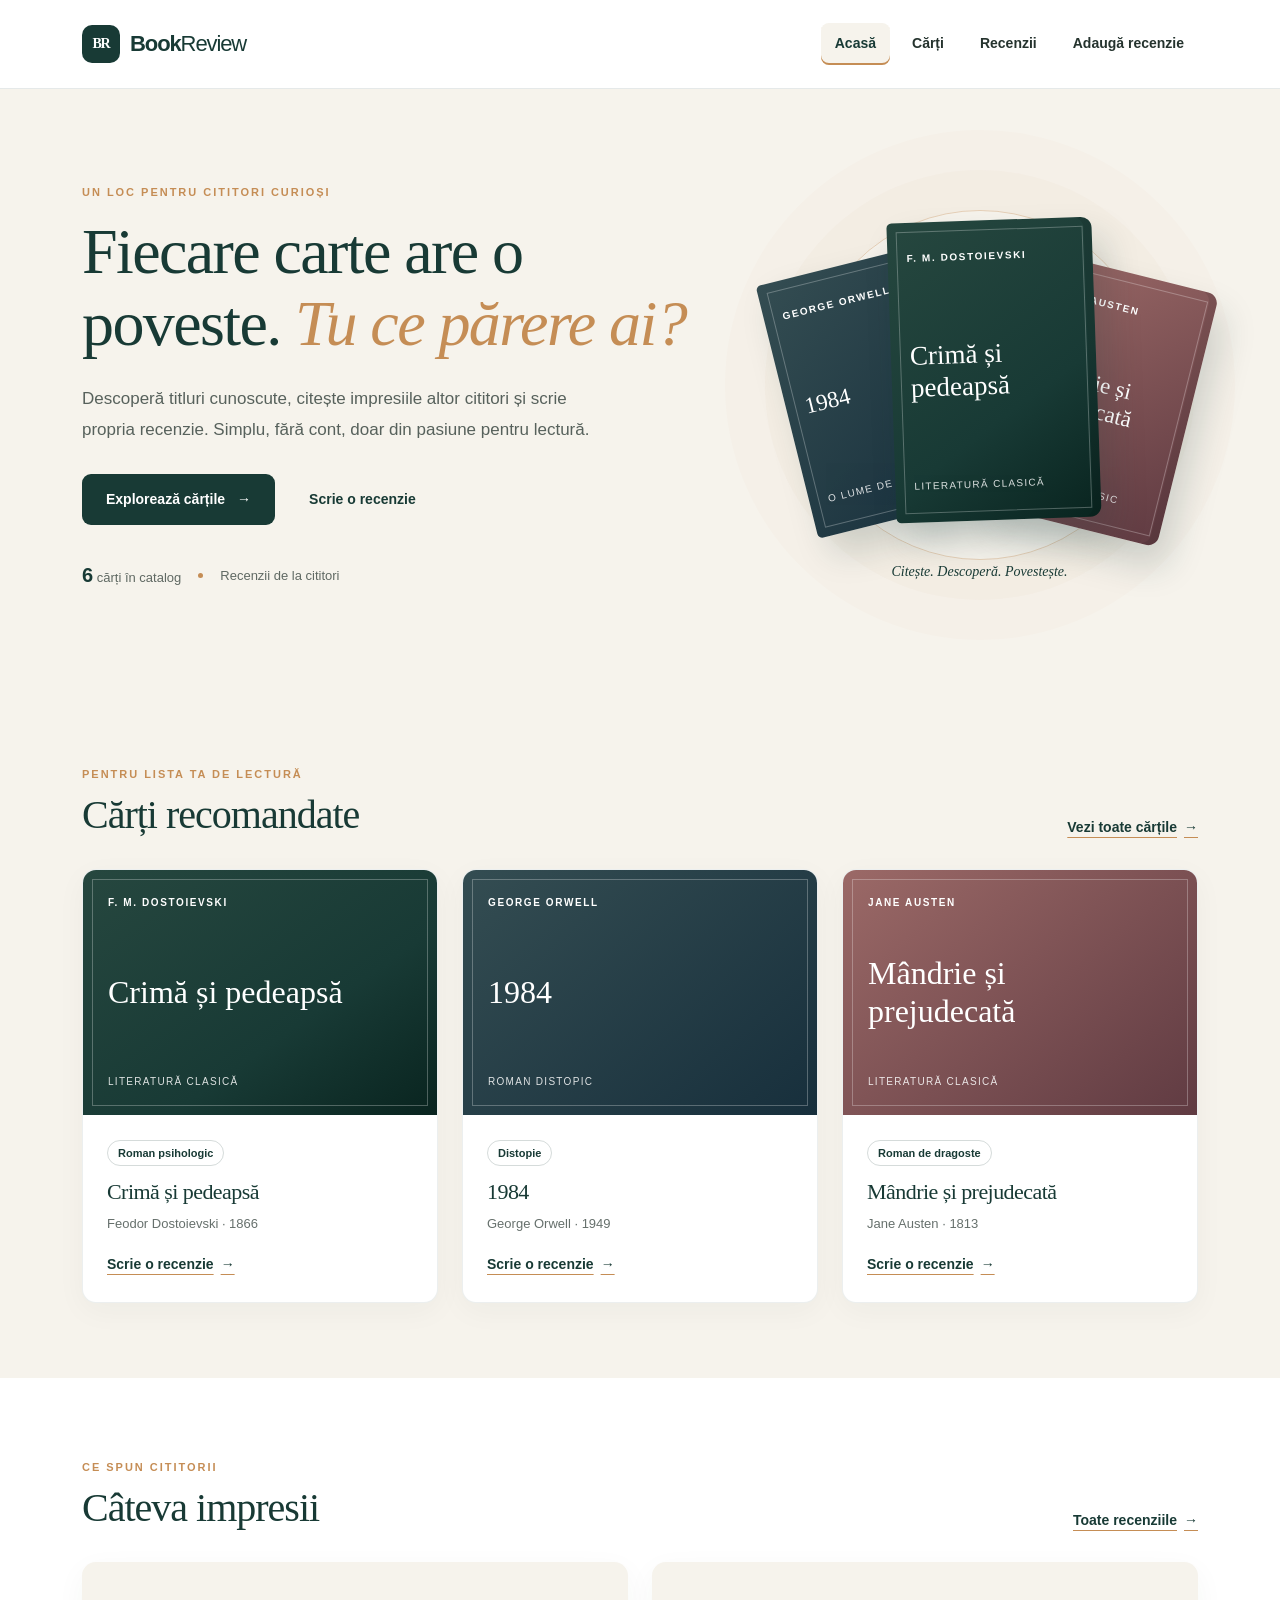
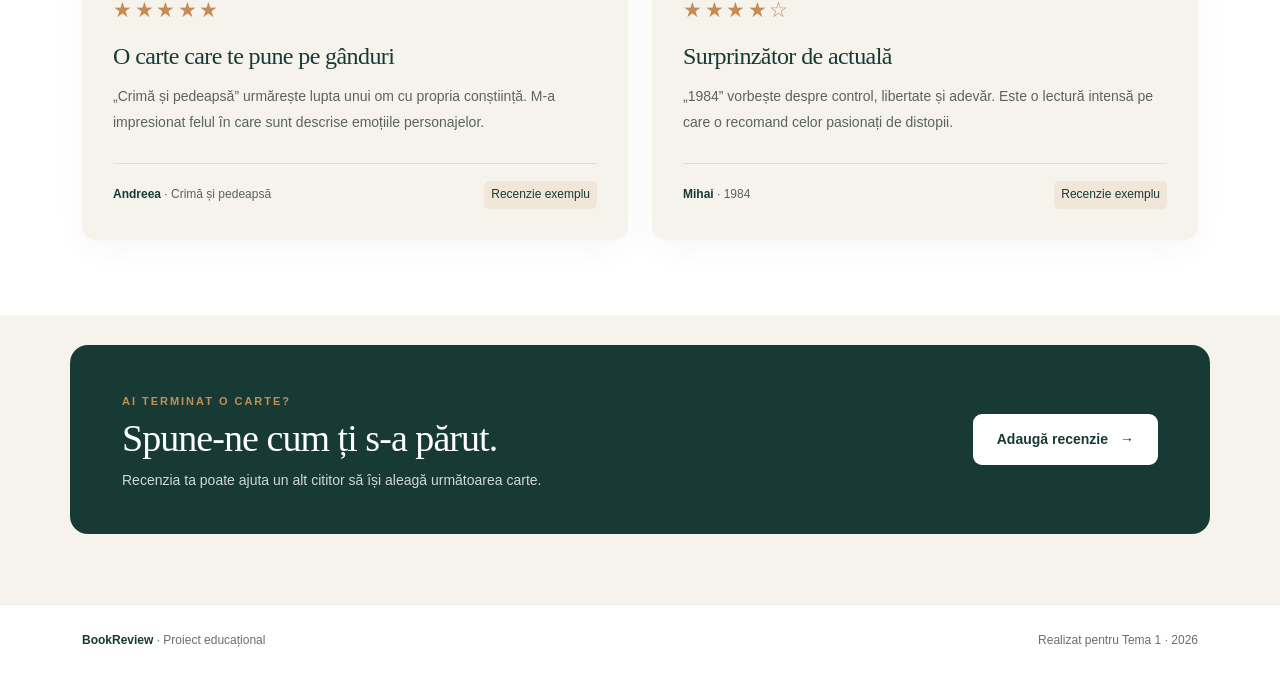
<file: index.html>
<!DOCTYPE html>
<html lang="ro">
<head>
  <meta charset="UTF-8">
  <meta name="viewport" content="width=device-width, initial-scale=1.0">
  <meta name="description" content="BookReview - descoperă cărți și citește recenzii scrise de pasionați de lectură.">
  <title>BookReview | Acasă</title>
  <link href="css/bootstrap.min.css" rel="stylesheet">
  <link rel="stylesheet" href="css/style.css">
  <script src="js/script.js" defer></script>
</head>
<body>
  <header class="site-header">
    <div class="container header-inner">
      <a class="brand" href="index.html" aria-label="BookReview - pagina principală"><span class="brand-icon">BR</span><span>Book<span class="brand-light">Review</span></span></a>
      <nav class="main-nav" aria-label="Navigare principală">
        <a href="index.html" aria-current="page" class="active">Acasă</a>
        <a href="carti.html">Cărți</a>
        <a href="recenzii.html">Recenzii</a>
        <a href="adauga-recenzie.html">Adaugă recenzie</a>
      </nav>
    </div>
  </header>

  <main>
    <section class="hero-section">
      <div class="container">
        <div class="row align-items-center g-5">
          <div class="col-lg-7">
            <span class="eyebrow">UN LOC PENTRU CITITORI CURIOȘI</span>
            <h1>Fiecare carte are o poveste. <em>Tu ce părere ai?</em></h1>
            <p class="hero-description">Descoperă titluri cunoscute, citește impresiile altor cititori și scrie propria recenzie. Simplu, fără cont, doar din pasiune pentru lectură.</p>
            <div class="hero-actions">
              <a class="button button-primary" href="carti.html">Explorează cărțile <span aria-hidden="true">→</span></a>
              <a class="button button-quiet" href="adauga-recenzie.html">Scrie o recenzie</a>
            </div>
            <div class="hero-meta"><span><strong>6</strong> cărți în catalog</span><span class="separator-dot" aria-hidden="true"></span><span>Recenzii de la cititori</span></div>
          </div>
          <div class="col-lg-5">
            <div class="hero-visual" aria-label="Ilustrație cu trei coperți de cărți">
              <div class="hero-orbit" aria-hidden="true"></div>
              <div class="hero-book hero-book-left cover-five"><small>GEORGE ORWELL</small><strong>1984</strong><span>O lume de neuitat</span></div>
              <div class="hero-book hero-book-center cover-one"><small>F. M. DOSTOIEVSKI</small><strong>Crimă și pedeapsă</strong><span>Literatură clasică</span></div>
              <div class="hero-book hero-book-right cover-four"><small>JANE AUSTEN</small><strong>Mândrie și prejudecată</strong><span>Un roman clasic</span></div>
              <span class="hero-label">Citește. Descoperă. Povestește.</span>
            </div>
          </div>
        </div>
      </div>
    </section>

    <section class="section-space" aria-labelledby="featuredTitle">
      <div class="container">
        <div class="section-heading"><div><span class="eyebrow">PENTRU LISTA TA DE LECTURĂ</span><h2 id="featuredTitle">Cărți recomandate</h2></div><a class="text-link" href="carti.html">Vezi toate cărțile <span aria-hidden="true">→</span></a></div>
        <div class="row g-4">
          <div class="col-md-4"><article class="book-card h-100"><div class="book-cover cover-one"><small>F. M. DOSTOIEVSKI</small><strong>Crimă și pedeapsă</strong><span>Literatură clasică</span></div><div class="book-info"><span class="genre-tag">Roman psihologic</span><h3>Crimă și pedeapsă</h3><p>Feodor Dostoievski · 1866</p><a href="adauga-recenzie.html?carte=crima" class="text-link">Scrie o recenzie <span aria-hidden="true">→</span></a></div></article></div>
          <div class="col-md-4"><article class="book-card h-100"><div class="book-cover cover-five"><small>GEORGE ORWELL</small><strong>1984</strong><span>Roman distopic</span></div><div class="book-info"><span class="genre-tag">Distopie</span><h3>1984</h3><p>George Orwell · 1949</p><a href="adauga-recenzie.html?carte=1984" class="text-link">Scrie o recenzie <span aria-hidden="true">→</span></a></div></article></div>
          <div class="col-md-4"><article class="book-card h-100"><div class="book-cover cover-four"><small>JANE AUSTEN</small><strong>Mândrie și prejudecată</strong><span>Literatură clasică</span></div><div class="book-info"><span class="genre-tag">Roman de dragoste</span><h3>Mândrie și prejudecată</h3><p>Jane Austen · 1813</p><a href="adauga-recenzie.html?carte=mandrie" class="text-link">Scrie o recenzie <span aria-hidden="true">→</span></a></div></article></div>
        </div>
      </div>
    </section>

    <section class="section-space reviews-preview" aria-labelledby="recentTitle">
      <div class="container">
        <div class="section-heading"><div><span class="eyebrow">CE SPUN CITITORII</span><h2 id="recentTitle">Câteva impresii</h2></div><a class="text-link" href="recenzii.html">Toate recenziile <span aria-hidden="true">→</span></a></div>
        <div class="row g-4">
          <div class="col-md-6"><article class="review-card h-100"><span class="stars" aria-label="5 din 5 stele">★★★★★</span><h3>O carte care te pune pe gânduri</h3><p>„Crimă și pedeapsă” urmărește lupta unui om cu propria conștiință. M-a impresionat felul în care sunt descrise emoțiile personajelor.</p><div class="review-bottom"><span><strong>Andreea</strong> · Crimă și pedeapsă</span><span class="review-label">Recenzie exemplu</span></div></article></div>
          <div class="col-md-6"><article class="review-card h-100"><span class="stars" aria-label="4 din 5 stele">★★★★☆</span><h3>Surprinzător de actuală</h3><p>„1984” vorbește despre control, libertate și adevăr. Este o lectură intensă pe care o recomand celor pasionați de distopii.</p><div class="review-bottom"><span><strong>Mihai</strong> · 1984</span><span class="review-label">Recenzie exemplu</span></div></article></div>
        </div>
      </div>
    </section>

    <section class="container bottom-cta"><div><span class="eyebrow eyebrow-light">AI TERMINAT O CARTE?</span><h2>Spune-ne cum ți s-a părut.</h2><p>Recenzia ta poate ajuta un alt cititor să își aleagă următoarea carte.</p></div><a href="adauga-recenzie.html" class="button button-light">Adaugă recenzie <span aria-hidden="true">→</span></a></section>
  </main>
  <footer class="site-footer"><div class="container footer-inner"><span><strong>BookReview</strong> · Proiect educațional</span><span>Realizat pentru Tema 1 · 2026</span></div></footer>
</body>
</html>
</file>
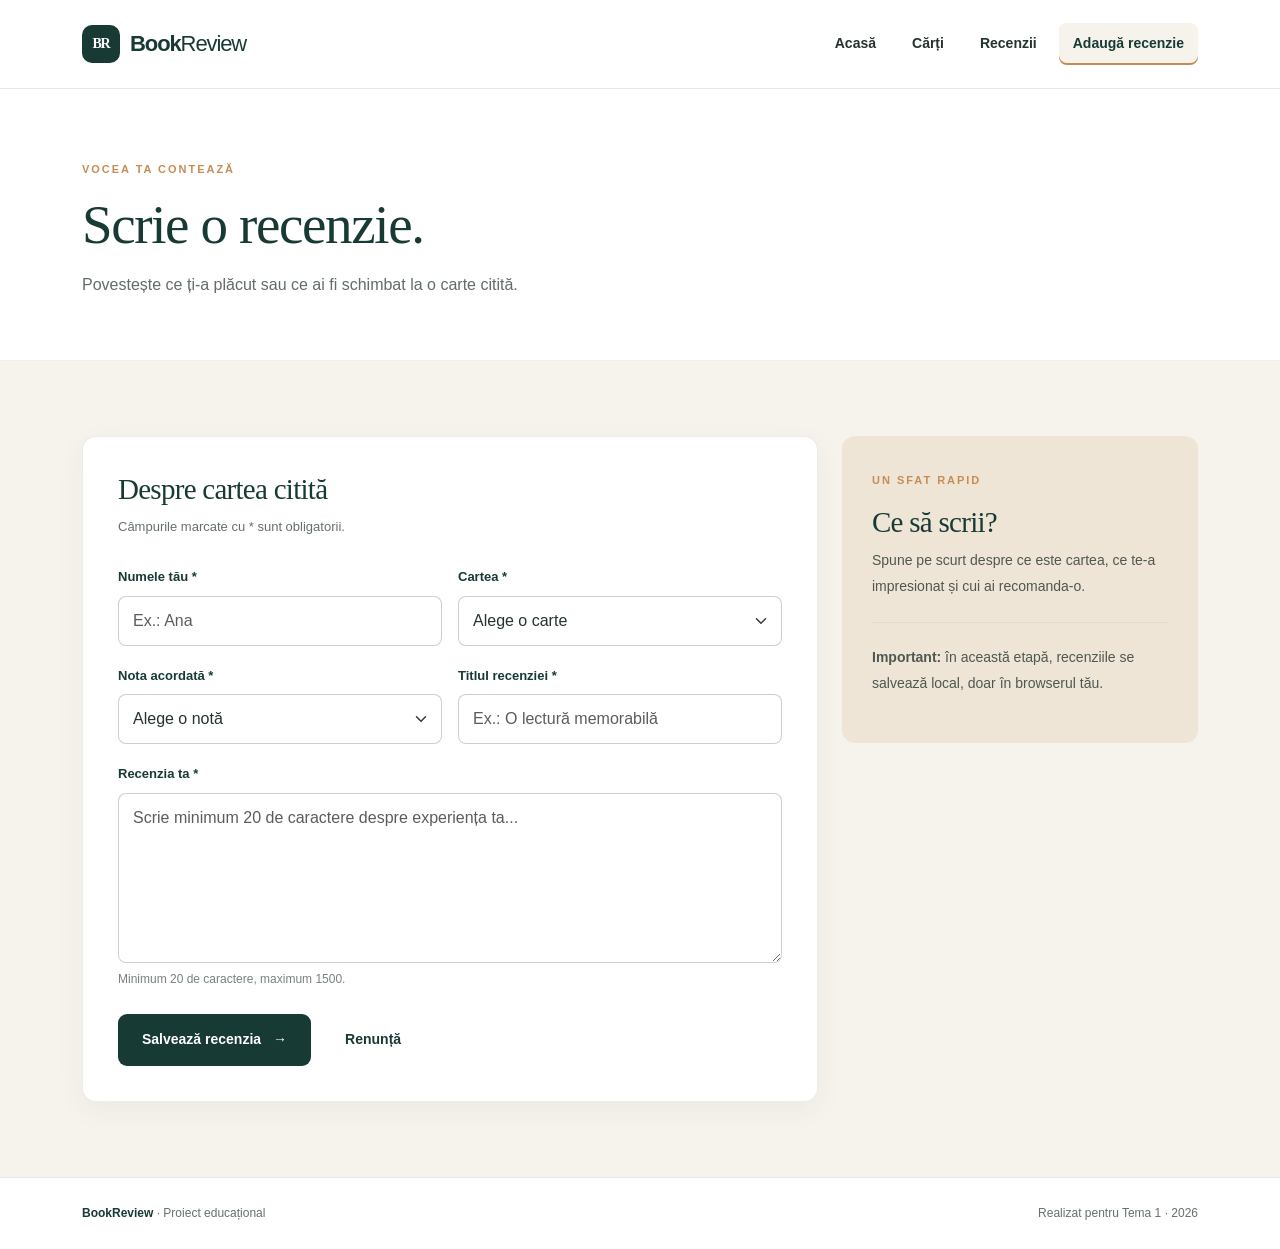
<file: adauga-recenzie.html>
<!DOCTYPE html>
<html lang="ro">
<head>
  <meta charset="UTF-8">
  <meta name="viewport" content="width=device-width, initial-scale=1.0">
  <meta name="description" content="Adaugă o recenzie pentru o carte în BookReview.">
  <title>BookReview | Adaugă recenzie</title>
  <link href="css/bootstrap.min.css" rel="stylesheet">
  <link rel="stylesheet" href="css/style.css">
  <script src="js/script.js" defer></script>
</head>
<body>
  <header class="site-header"><div class="container header-inner"><a class="brand" href="index.html" aria-label="BookReview - pagina principală"><span class="brand-icon">BR</span><span>Book<span class="brand-light">Review</span></span></a><nav class="main-nav" aria-label="Navigare principală"><a href="index.html">Acasă</a><a href="carti.html">Cărți</a><a href="recenzii.html">Recenzii</a><a href="adauga-recenzie.html" class="active" aria-current="page">Adaugă recenzie</a></nav></div></header>
  <main>
    <section class="page-banner"><div class="container"><span class="eyebrow">VOCEA TA CONTEAZĂ</span><h1 id="formPageTitle">Scrie o recenzie.</h1><p>Povestește ce ți-a plăcut sau ce ai fi schimbat la o carte citită.</p></div></section>
    <section class="section-space"><div class="container"><div class="row g-4 justify-content-center">
      <div class="col-lg-8">
        <div class="form-panel"><h2>Despre cartea citită</h2><p class="muted-note">Câmpurile marcate cu * sunt obligatorii.</p>
          <form id="reviewForm" novalidate>
            <div class="row g-3">
              <div class="col-md-6"><label class="form-label" for="reviewName">Numele tău *</label><input id="reviewName" name="nume" class="form-control" type="text" minlength="2" maxlength="50" required placeholder="Ex.: Ana"></div>
              <div class="col-md-6"><label class="form-label" for="reviewBook">Cartea *</label><select id="reviewBook" name="carte" class="form-select" required><option value="">Alege o carte</option><option value="crima">Crimă și pedeapsă</option><option value="1984">1984</option><option value="mandrie">Mândrie și prejudecată</option><option value="idiotul">Idiotul</option><option value="micul-print">Micul prinț</option><option value="dorian">Portretul lui Dorian Gray</option></select></div>
              <div class="col-md-6"><label class="form-label" for="reviewRating">Nota acordată *</label><select id="reviewRating" name="nota" class="form-select" required><option value="">Alege o notă</option><option value="5">5 stele - Excelentă</option><option value="4">4 stele - Foarte bună</option><option value="3">3 stele - Bună</option><option value="2">2 stele - Acceptabilă</option><option value="1">1 stea - Nu mi-a plăcut</option></select></div>
              <div class="col-md-6"><label class="form-label" for="reviewTitle">Titlul recenziei *</label><input id="reviewTitle" name="titlu" class="form-control" type="text" minlength="5" maxlength="80" required placeholder="Ex.: O lectură memorabilă"></div>
              <div class="col-12"><label class="form-label" for="reviewText">Recenzia ta *</label><textarea id="reviewText" name="mesaj" class="form-control" rows="6" minlength="20" maxlength="1500" required placeholder="Scrie minimum 20 de caractere despre experiența ta..."></textarea><p class="field-hint">Minimum 20 de caractere, maximum 1500.</p></div>
            </div>
            <p id="formError" class="form-error" role="alert" hidden></p>
            <div class="form-actions"><button id="saveReviewButton" type="submit" class="button button-primary">Salvează recenzia <span aria-hidden="true">→</span></button><a href="recenzii.html" class="button button-quiet">Renunță</a></div>
          </form>
        </div>
      </div>
      <div class="col-lg-4"><aside class="tip-panel"><span class="eyebrow">UN SFAT RAPID</span><h2>Ce să scrii?</h2><p>Spune pe scurt despre ce este cartea, ce te-a impresionat și cui ai recomanda-o.</p><hr><p><strong>Important:</strong> în această etapă, recenziile se salvează local, doar în browserul tău.</p></aside></div>
    </div></div></section>
  </main>
  <footer class="site-footer"><div class="container footer-inner"><span><strong>BookReview</strong> · Proiect educațional</span><span>Realizat pentru Tema 1 · 2026</span></div></footer>
</body>
</html>
</file>
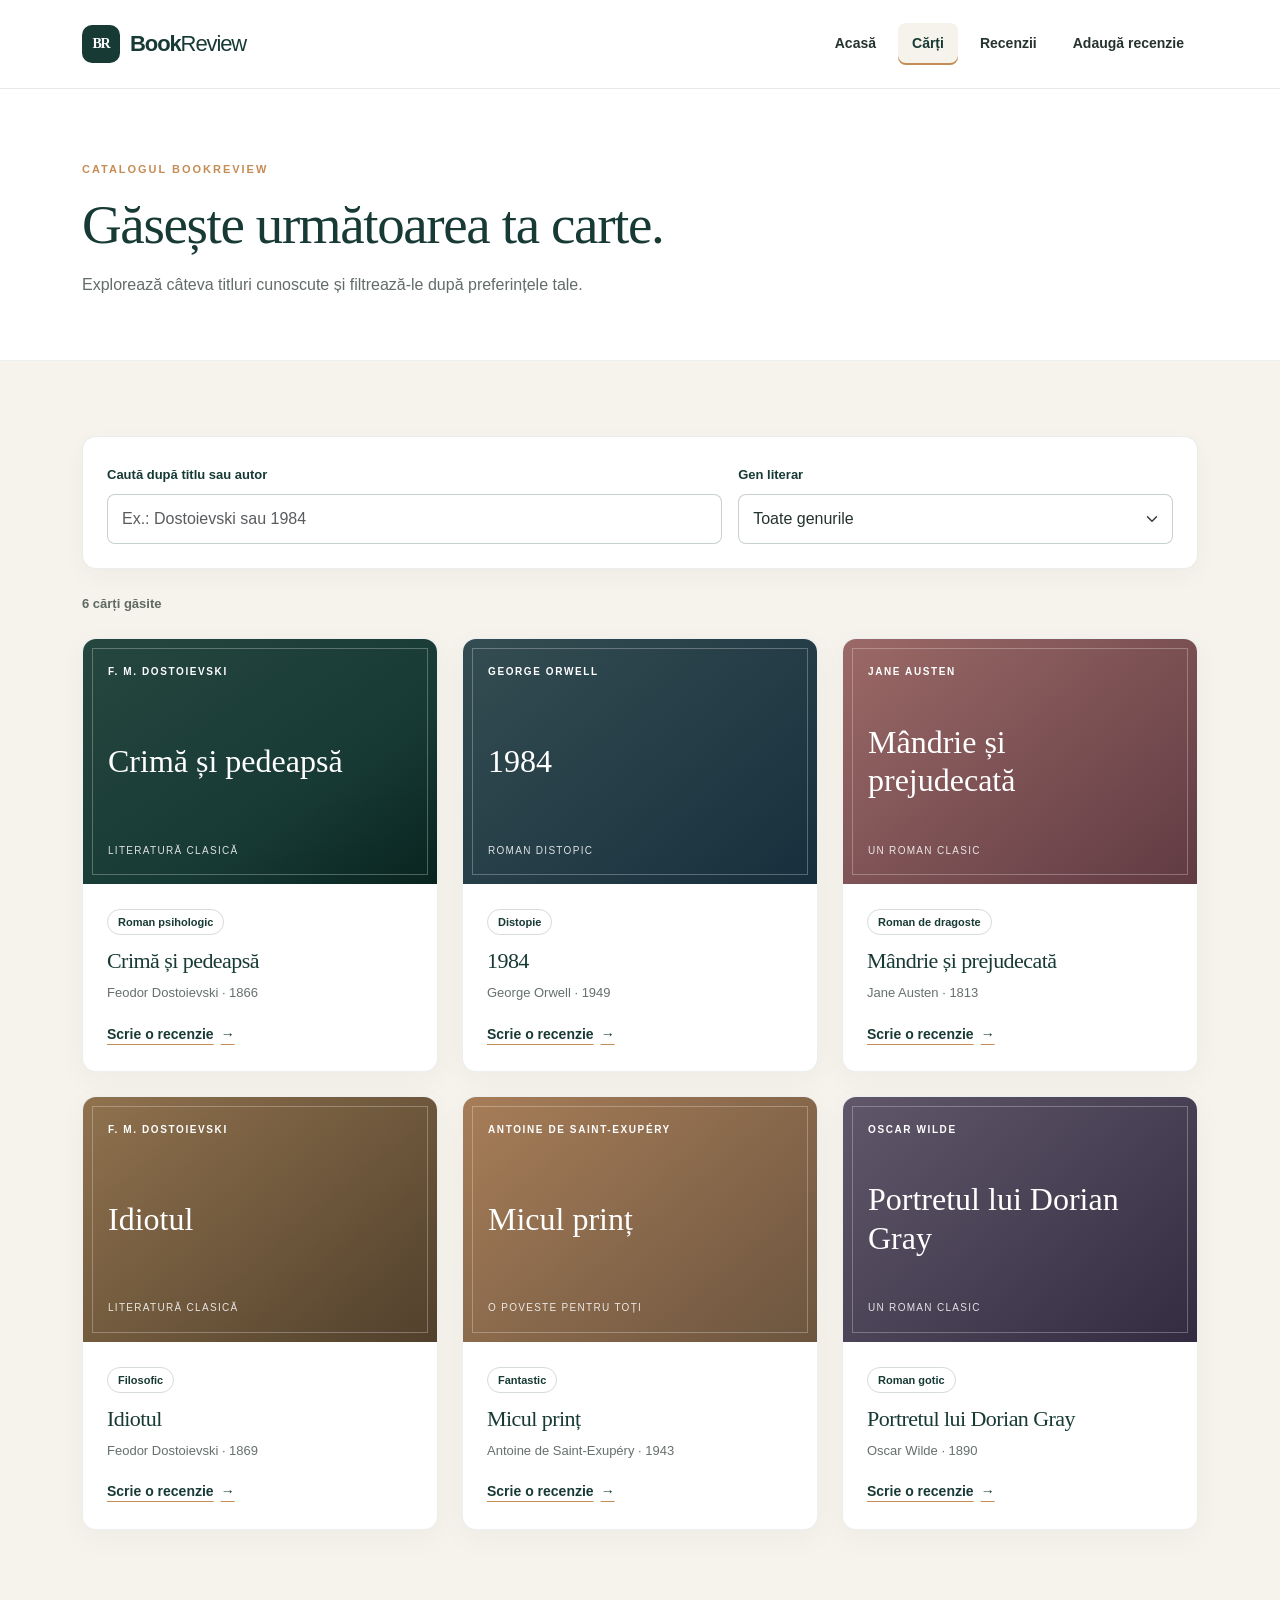
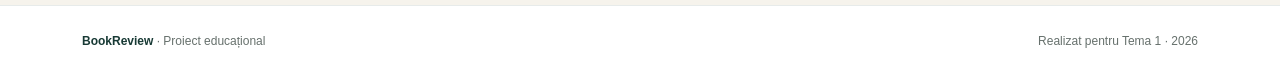
<file: carti.html>
<!DOCTYPE html>
<html lang="ro">
<head>
  <meta charset="UTF-8">
  <meta name="viewport" content="width=device-width, initial-scale=1.0">
  <meta name="description" content="Catalogul BookReview: caută cărți după titlu, autor sau gen literar.">
  <title>BookReview | Cărți</title>
  <link href="css/bootstrap.min.css" rel="stylesheet">
  <link rel="stylesheet" href="css/style.css">
  <script src="js/script.js" defer></script>
</head>
<body>
  <header class="site-header"><div class="container header-inner">
    <a class="brand" href="index.html" aria-label="BookReview - pagina principală"><span class="brand-icon">BR</span><span>Book<span class="brand-light">Review</span></span></a>
    <nav class="main-nav" aria-label="Navigare principală"><a href="index.html">Acasă</a><a href="carti.html" class="active" aria-current="page">Cărți</a><a href="recenzii.html">Recenzii</a><a href="adauga-recenzie.html">Adaugă recenzie</a></nav>
  </div></header>
  <main>
    <section class="page-banner"><div class="container"><span class="eyebrow">CATALOGUL BOOKREVIEW</span><h1>Găsește următoarea ta carte.</h1><p>Explorează câteva titluri cunoscute și filtrează-le după preferințele tale.</p></div></section>
    <section class="section-space"><div class="container">
      <div class="filters-panel"><div class="row g-3 align-items-end">
        <div class="col-md-7"><label for="searchInput" class="form-label">Caută după titlu sau autor</label><input class="form-control" id="searchInput" type="search" placeholder="Ex.: Dostoievski sau 1984"></div>
        <div class="col-md-5"><label for="genreFilter" class="form-label">Gen literar</label><select class="form-select" id="genreFilter"><option value="toate">Toate genurile</option><option value="Psihologic">Roman psihologic</option><option value="Distopie">Distopie</option><option value="Romantic">Roman de dragoste</option><option value="Filosofic">Filosofic</option><option value="Fantastic">Fantastic</option><option value="Gotic">Roman gotic</option></select></div>
      </div></div>
      <p id="resultsCount" class="results-count" role="status" aria-live="polite">6 cărți găsite</p>
      <div class="row g-4" id="bookList">
        <div class="col-sm-6 col-lg-4 book-item" data-title="Crimă și pedeapsă" data-author="Feodor Dostoievski" data-genre="Psihologic"><article class="book-card h-100"><div class="book-cover cover-one"><small>F. M. DOSTOIEVSKI</small><strong>Crimă și pedeapsă</strong><span>Literatură clasică</span></div><div class="book-info"><span class="genre-tag">Roman psihologic</span><h2>Crimă și pedeapsă</h2><p>Feodor Dostoievski · 1866</p><a href="adauga-recenzie.html?carte=crima" class="text-link">Scrie o recenzie <span aria-hidden="true">→</span></a></div></article></div>
        <div class="col-sm-6 col-lg-4 book-item" data-title="1984" data-author="George Orwell" data-genre="Distopie"><article class="book-card h-100"><div class="book-cover cover-five"><small>GEORGE ORWELL</small><strong>1984</strong><span>Roman distopic</span></div><div class="book-info"><span class="genre-tag">Distopie</span><h2>1984</h2><p>George Orwell · 1949</p><a href="adauga-recenzie.html?carte=1984" class="text-link">Scrie o recenzie <span aria-hidden="true">→</span></a></div></article></div>
        <div class="col-sm-6 col-lg-4 book-item" data-title="Mândrie și prejudecată" data-author="Jane Austen" data-genre="Romantic"><article class="book-card h-100"><div class="book-cover cover-four"><small>JANE AUSTEN</small><strong>Mândrie și prejudecată</strong><span>Un roman clasic</span></div><div class="book-info"><span class="genre-tag">Roman de dragoste</span><h2>Mândrie și prejudecată</h2><p>Jane Austen · 1813</p><a href="adauga-recenzie.html?carte=mandrie" class="text-link">Scrie o recenzie <span aria-hidden="true">→</span></a></div></article></div>
        <div class="col-sm-6 col-lg-4 book-item" data-title="Idiotul" data-author="Feodor Dostoievski" data-genre="Filosofic"><article class="book-card h-100"><div class="book-cover cover-two"><small>F. M. DOSTOIEVSKI</small><strong>Idiotul</strong><span>Literatură clasică</span></div><div class="book-info"><span class="genre-tag">Filosofic</span><h2>Idiotul</h2><p>Feodor Dostoievski · 1869</p><a href="adauga-recenzie.html?carte=idiotul" class="text-link">Scrie o recenzie <span aria-hidden="true">→</span></a></div></article></div>
        <div class="col-sm-6 col-lg-4 book-item" data-title="Micul prinț" data-author="Antoine de Saint-Exupéry" data-genre="Fantastic"><article class="book-card h-100"><div class="book-cover cover-three"><small>ANTOINE DE SAINT-EXUPÉRY</small><strong>Micul prinț</strong><span>O poveste pentru toți</span></div><div class="book-info"><span class="genre-tag">Fantastic</span><h2>Micul prinț</h2><p>Antoine de Saint-Exupéry · 1943</p><a href="adauga-recenzie.html?carte=micul-print" class="text-link">Scrie o recenzie <span aria-hidden="true">→</span></a></div></article></div>
        <div class="col-sm-6 col-lg-4 book-item" data-title="Portretul lui Dorian Gray" data-author="Oscar Wilde" data-genre="Gotic"><article class="book-card h-100"><div class="book-cover cover-six"><small>OSCAR WILDE</small><strong>Portretul lui Dorian Gray</strong><span>Un roman clasic</span></div><div class="book-info"><span class="genre-tag">Roman gotic</span><h2>Portretul lui Dorian Gray</h2><p>Oscar Wilde · 1890</p><a href="adauga-recenzie.html?carte=dorian" class="text-link">Scrie o recenzie <span aria-hidden="true">→</span></a></div></article></div>
      </div>
      <p id="noResults" class="empty-state" hidden>Nu am găsit cărți care să corespundă căutării. Încearcă alt cuvânt.</p>
    </div></section>
  </main>
  <footer class="site-footer"><div class="container footer-inner"><span><strong>BookReview</strong> · Proiect educațional</span><span>Realizat pentru Tema 1 · 2026</span></div></footer>
</body>
</html>
</file>
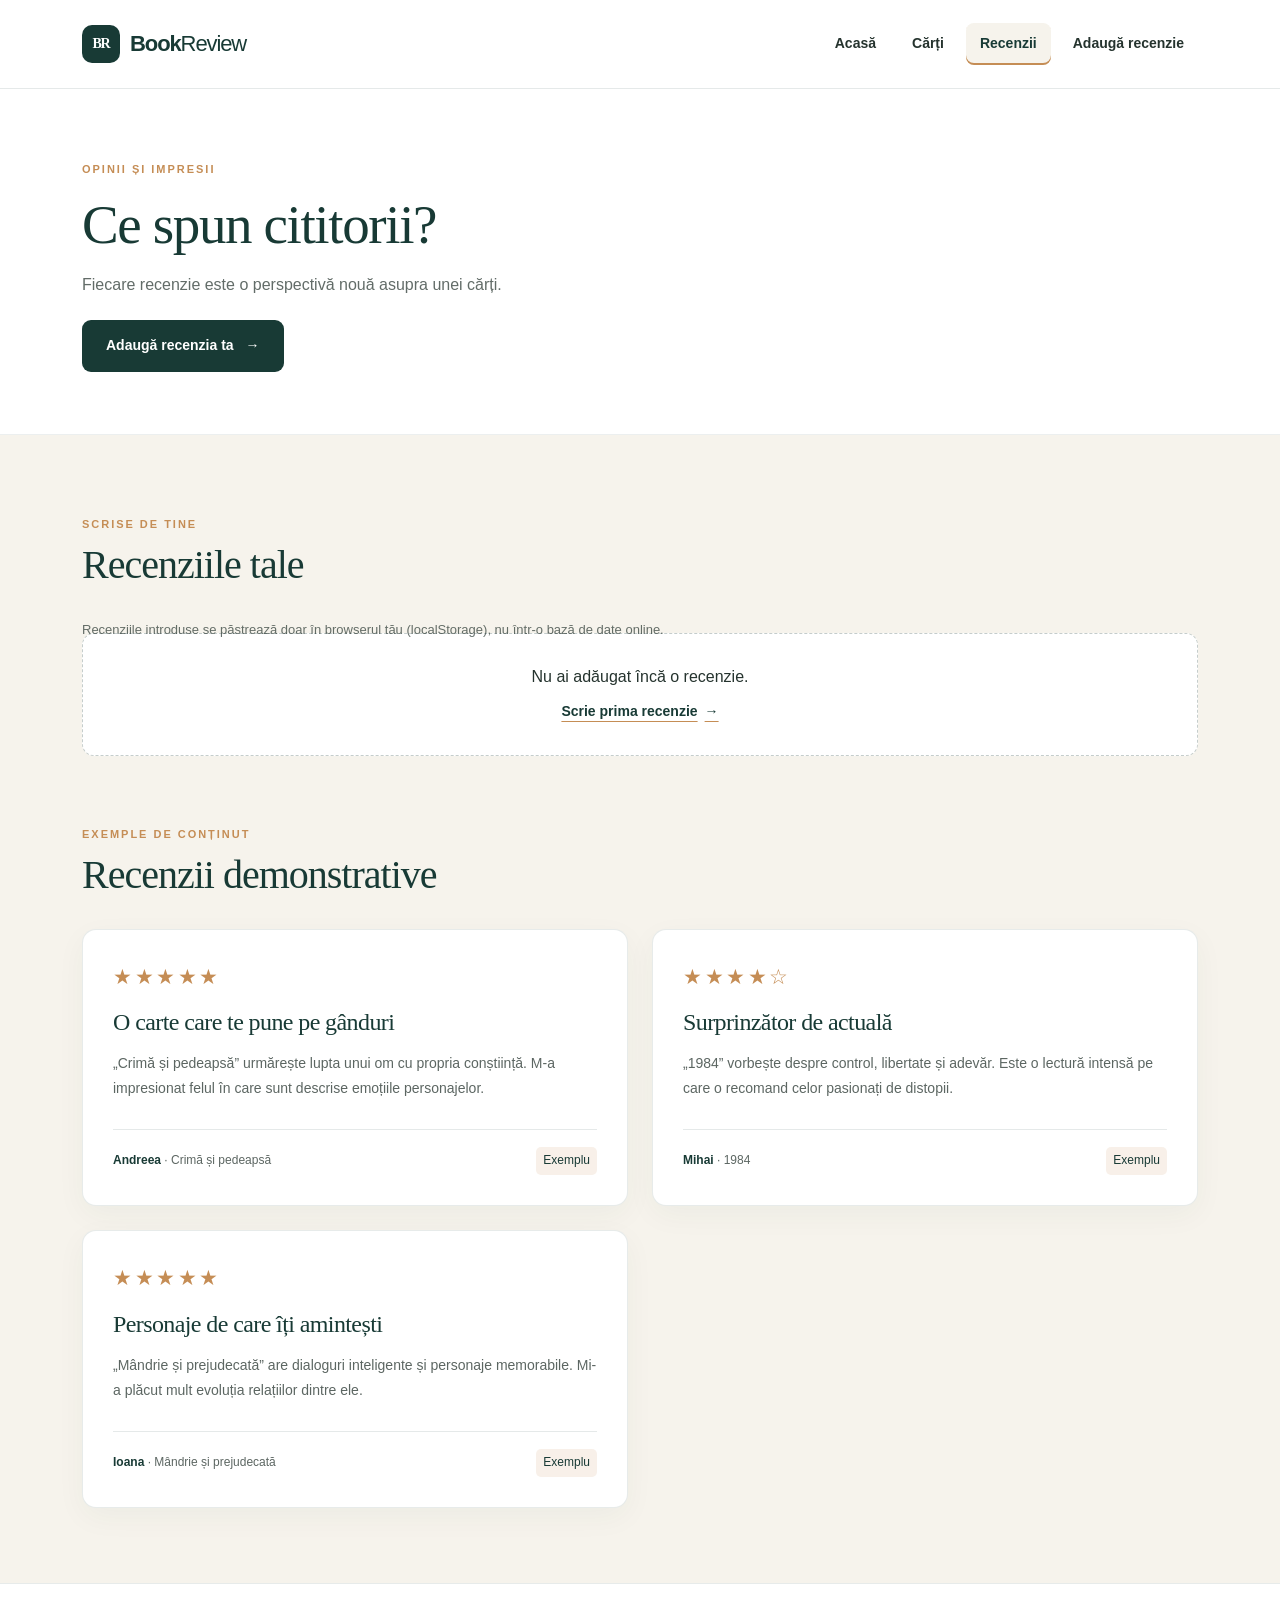
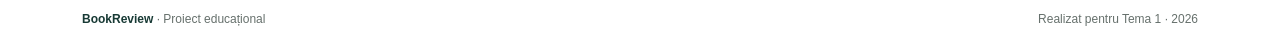
<file: recenzii.html>
<!DOCTYPE html>
<html lang="ro">
<head>
  <meta charset="UTF-8">
  <meta name="viewport" content="width=device-width, initial-scale=1.0">
  <meta name="description" content="Citește părerile cititorilor BookReview despre cărțile preferate.">
  <title>BookReview | Recenzii</title>
  <link href="css/bootstrap.min.css" rel="stylesheet">
  <link rel="stylesheet" href="css/style.css">
  <script src="js/script.js" defer></script>
</head>
<body>
  <header class="site-header"><div class="container header-inner"><a class="brand" href="index.html" aria-label="BookReview - pagina principală"><span class="brand-icon">BR</span><span>Book<span class="brand-light">Review</span></span></a><nav class="main-nav" aria-label="Navigare principală"><a href="index.html">Acasă</a><a href="carti.html">Cărți</a><a href="recenzii.html" class="active" aria-current="page">Recenzii</a><a href="adauga-recenzie.html">Adaugă recenzie</a></nav></div></header>
  <main>
    <section class="page-banner"><div class="container"><span class="eyebrow">OPINII ȘI IMPRESII</span><h1>Ce spun cititorii?</h1><p>Fiecare recenzie este o perspectivă nouă asupra unei cărți.</p><a class="button button-primary banner-button" href="adauga-recenzie.html">Adaugă recenzia ta <span aria-hidden="true">→</span></a></div></section>
    <section class="section-space"><div class="container">
      <div id="savedMessage" class="success-notice" role="status" hidden>Recenzia ta a fost salvată în acest browser!</div>
      <div class="section-heading"><div><span class="eyebrow">SCRISE DE TINE</span><h2>Recenziile tale</h2></div></div>
      <p class="muted-note">Recenziile introduse se păstrează doar în browserul tău (localStorage), nu într-o bază de date online.</p>
      <div class="row g-4" id="myReviews"></div>
      <div id="myReviewsEmpty" class="empty-inline"><p>Nu ai adăugat încă o recenzie.</p><a href="adauga-recenzie.html" class="text-link">Scrie prima recenzie <span aria-hidden="true">→</span></a></div>
      <div class="section-heading sample-heading"><div><span class="eyebrow">EXEMPLE DE CONȚINUT</span><h2>Recenzii demonstrative</h2></div></div>
      <div class="row g-4">
        <div class="col-md-6"><article class="review-card h-100"><span class="stars" aria-label="5 din 5 stele">★★★★★</span><h3>O carte care te pune pe gânduri</h3><p>„Crimă și pedeapsă” urmărește lupta unui om cu propria conștiință. M-a impresionat felul în care sunt descrise emoțiile personajelor.</p><div class="review-bottom"><span><strong>Andreea</strong> · Crimă și pedeapsă</span><span class="review-label">Exemplu</span></div></article></div>
        <div class="col-md-6"><article class="review-card h-100"><span class="stars" aria-label="4 din 5 stele">★★★★☆</span><h3>Surprinzător de actuală</h3><p>„1984” vorbește despre control, libertate și adevăr. Este o lectură intensă pe care o recomand celor pasionați de distopii.</p><div class="review-bottom"><span><strong>Mihai</strong> · 1984</span><span class="review-label">Exemplu</span></div></article></div>
        <div class="col-md-6"><article class="review-card h-100"><span class="stars" aria-label="5 din 5 stele">★★★★★</span><h3>Personaje de care îți amintești</h3><p>„Mândrie și prejudecată” are dialoguri inteligente și personaje memorabile. Mi-a plăcut mult evoluția relațiilor dintre ele.</p><div class="review-bottom"><span><strong>Ioana</strong> · Mândrie și prejudecată</span><span class="review-label">Exemplu</span></div></article></div>
      </div>
    </div></section>
  </main>
  <footer class="site-footer"><div class="container footer-inner"><span><strong>BookReview</strong> · Proiect educațional</span><span>Realizat pentru Tema 1 · 2026</span></div></footer>
</body>
</html>
</file>
<file: css/style.css>
/* BOOKREVIEW - Tema 1
   Culori: #183A35, #C58D55, #F6F3EC, #FFFFFF, #25332E
   Fonturi: Georgia (titluri) si Arial (text)
   Framework: Bootstrap 5.3.6 pentru grid si formulare
*/
:root {
  --green: #183A35;
  --gold: #C58D55;
  --cream: #F6F3EC;
  --white: #FFFFFF;
  --ink: #25332E;
}

* { box-sizing: border-box; }
html { scroll-behavior: smooth; }
body { margin: 0; background: var(--cream); color: var(--ink); font-family: Arial, Helvetica, sans-serif; line-height: 1.65; }
a { color: inherit; text-decoration: none; }
a:hover { color: var(--green); }
h1, h2, h3, p { margin-top: 0; }
h1, h2, h3 { font-family: Georgia, 'Times New Roman', serif; letter-spacing: -0.025em; }
[hidden] { display: none !important; }
:focus-visible { outline: 3px solid var(--gold); outline-offset: 3px; }

/* Antetul este identic pe toate cele patru pagini. */
.site-header { background: var(--white); border-bottom: 1px solid rgba(24,58,53,.11); }
.header-inner { min-height: 88px; display: flex; align-items: center; justify-content: space-between; gap: 20px; }
.brand { display: inline-flex; align-items: center; gap: 10px; font-size: 22px; font-weight: 800; letter-spacing: -.05em; color: var(--green); white-space: nowrap; }
.brand:hover { color: var(--green); }
.brand-light { font-weight: 400; }
.brand-icon { height: 38px; width: 38px; border-radius: 10px; background: var(--green); color: var(--white); display: inline-grid; place-items: center; font-family: Georgia, serif; font-size: 14px; letter-spacing: -.08em; }
.main-nav { display: flex; flex-wrap: wrap; align-items: center; gap: 8px; }
.main-nav a { padding: 9px 14px; border-radius: 8px; color: var(--ink); font-size: 14px; font-weight: 600; transition: background .2s, color .2s; }
.main-nav a:hover, .main-nav a.active { background: var(--cream); color: var(--green); }
.main-nav a.active { box-shadow: inset 0 -2px var(--gold); }

/* Elemente refolosite. */
.eyebrow { display: inline-block; margin-bottom: 15px; font-size: 11px; font-weight: 800; letter-spacing: .18em; color: var(--gold); }
.section-space { padding: 75px 0; }
.section-heading { display: flex; align-items: end; justify-content: space-between; gap: 15px; margin-bottom: 30px; }
.section-heading .eyebrow { margin-bottom: 8px; }
.section-heading h2 { font-size: clamp(28px, 3.3vw, 40px); color: var(--green); margin: 0; }
.text-link { display: inline-flex; align-items: center; gap: 7px; color: var(--green); font-size: 14px; font-weight: 800; text-decoration: underline; text-decoration-color: var(--gold); text-underline-offset: 5px; }
.text-link:hover { color: var(--gold); }
.button { display: inline-flex; align-items: center; justify-content: center; gap: 12px; border-radius: 9px; padding: 12px 22px; min-height: 49px; font-size: 14px; font-weight: 800; border: 2px solid transparent; cursor: pointer; transition: transform .18s, background .18s; }
.button:hover { transform: translateY(-2px); }
.button-primary { background: var(--green); color: var(--white); }
.button-primary:hover { background: var(--ink); color: var(--white); }
.button-quiet { background: transparent; color: var(--green); }
.button-quiet:hover { background: rgba(24,58,53,.07); color: var(--green); }
.button-light { background: var(--white); color: var(--green); }
.button-light:hover { background: var(--cream); color: var(--green); }

/* Pagina Acasa. */
.hero-section { overflow: hidden; padding: 86px 0 90px; }
.hero-section h1 { font-size: clamp(42px, 5vw, 68px); line-height: 1.12; max-width: 720px; color: var(--green); margin-bottom: 23px; }
.hero-section h1 em { color: var(--gold); font-weight: 400; }
.hero-description { font-size: 17px; max-width: 540px; color: rgba(37,51,46,.76); line-height: 1.85; margin-bottom: 28px; }
.hero-actions { display: flex; flex-wrap: wrap; gap: 10px; }
.hero-meta { display: flex; align-items: center; flex-wrap: wrap; gap: 17px; margin-top: 34px; color: rgba(37,51,46,.72); font-size: 13px; }
.hero-meta strong { color: var(--green); font-size: 20px; }
.separator-dot { height: 5px; width: 5px; border-radius: 50%; background: var(--gold); }
.hero-visual { position: relative; height: 420px; display: flex; align-items: center; justify-content: center; }
.hero-orbit { position: absolute; width: 350px; height: 350px; border: 1px solid rgba(197,141,85,.35); border-radius: 50%; box-shadow: 0 0 0 40px rgba(197,141,85,.035), 0 0 0 80px rgba(197,141,85,.025); }
.hero-book, .book-cover { color: var(--white); display: flex; flex-direction: column; align-items: flex-start; justify-content: space-between; position: relative; overflow: hidden; isolation: isolate; }
.hero-book:after, .book-cover:after { content: ''; position: absolute; inset: 9px; border: 1px solid rgba(255,255,255,.27); pointer-events: none; }
.hero-book small, .book-cover small { font-size: 10px; letter-spacing: .16em; line-height: 1.5; font-weight: 700; position: relative; z-index: 1; }
.hero-book strong, .book-cover strong { font-family: Georgia, serif; font-size: 23px; line-height: 1.2; font-weight: 500; position: relative; z-index: 1; }
.hero-book span, .book-cover span { font-size: 10px; text-transform: uppercase; letter-spacing: .13em; opacity: .85; position: relative; z-index: 1; }
.hero-book { position: absolute; width: 180px; height: 260px; padding: 28px 19px; border-radius: 5px 11px 11px 5px; box-shadow: 12px 20px 35px rgba(24,58,53,.18), inset -8px 0 rgba(0,0,0,.09); }
.hero-book-left { left: 5%; transform: rotate(-14deg) translateY(6px); }
.hero-book-center { left: 30%; z-index: 2; width: 205px; height: 300px; transform: rotate(-2deg) translateY(-15px); }
.hero-book-right { right: 1%; transform: rotate(14deg) translateY(15px); }
.hero-book-center strong { font-size: 27px; }
.hero-label { position: absolute; bottom: 12px; z-index: 3; font-family: Georgia, serif; font-size: 14px; font-style: italic; color: var(--green); }
.cover-one { background: linear-gradient(145deg, #26473f 0%, #183a35 62%, #09241f 100%); }
.cover-two { background: linear-gradient(140deg, #90724e 0%, #51402c 100%); }
.cover-three { background: linear-gradient(140deg, #a77d58 0%, #6c553f 100%); }
.cover-four { background: linear-gradient(140deg, #9b6967 0%, #603b42 100%); }
.cover-five { background: linear-gradient(140deg, #344d52 0%, #172f3c 100%); }
.cover-six { background: linear-gradient(140deg, #60576a 0%, #332c40 100%); }

/* Carduri de carti si recenzii. */
.book-card { background: var(--white); border-radius: 14px; overflow: hidden; border: 1px solid rgba(24,58,53,.08); box-shadow: 0 8px 30px rgba(24,58,53,.04); }
.book-cover { min-height: 245px; padding: 25px; }
.book-cover strong { font-size: clamp(25px, 2.6vw, 32px); max-width: 270px; }
.book-info { padding: 24px; }
.book-info h2, .book-info h3 { font-size: 22px; line-height: 1.26; margin: 12px 0 7px; color: var(--green); }
.book-info p { font-size: 13px; color: rgba(37,51,46,.7); margin-bottom: 17px; }
.genre-tag { display: inline-block; color: var(--green); border: 1px solid rgba(24,58,53,.18); border-radius: 100px; padding: 3px 10px; font-size: 11px; font-weight: 800; }
.reviews-preview { background: var(--white); }
.review-card { background: var(--white); border: 1px solid rgba(24,58,53,.10); box-shadow: 0 9px 30px rgba(24,58,53,.045); border-radius: 14px; padding: 30px; }
.reviews-preview .review-card { background: var(--cream); border-color: transparent; }
.review-card .stars { letter-spacing: .12em; color: var(--gold); font-size: 21px; }
.review-card h3 { font-size: 24px; color: var(--green); margin: 14px 0; }
.review-card p { color: rgba(37,51,46,.75); font-size: 14px; line-height: 1.8; }
.review-bottom { display: flex; flex-wrap: wrap; align-items: center; justify-content: space-between; gap: 10px; margin-top: 28px; padding-top: 17px; border-top: 1px solid rgba(24,58,53,.11); font-size: 12px; color: rgba(37,51,46,.75); }
.review-bottom strong { color: var(--green); }
.review-label { border-radius: 5px; background: rgba(197,141,85,.13); color: var(--green); padding: 4px 7px; }
.bottom-cta { border-radius: 18px; background: var(--green); color: var(--white); padding: 42px 52px; margin-top: 30px; margin-bottom: 70px; display: flex; align-items: center; justify-content: space-between; gap: 30px; }
.bottom-cta h2 { font-size: clamp(27px, 3vw, 38px); margin-bottom: 8px; }
.bottom-cta p { margin-bottom: 0; opacity: .8; font-size: 14px; }
.eyebrow-light { color: var(--gold); margin-bottom: 6px; }

/* Titlurile paginilor secundare. */
.page-banner { padding: 66px 0 62px; background: var(--white); border-bottom: 1px solid rgba(24,58,53,.08); }
.page-banner h1 { color: var(--green); font-size: clamp(36px, 4.5vw, 55px); line-height: 1.18; margin-bottom: 14px; }
.page-banner p { max-width: 650px; color: rgba(37,51,46,.72); font-size: 16px; margin-bottom: 0; }
.banner-button { margin-top: 22px; }
.filters-panel { background: var(--white); border: 1px solid rgba(24,58,53,.09); padding: 24px; border-radius: 14px; box-shadow: 0 8px 25px rgba(24,58,53,.035); }
.form-label { color: var(--green); font-size: 13px; font-weight: 800; margin-bottom: 8px; }
.form-control, .form-select { padding: 12px 14px; border: 1px solid rgba(24,58,53,.23); border-radius: 8px; background-color: var(--white); color: var(--ink); }
.form-control:focus, .form-select:focus { border-color: var(--gold); box-shadow: 0 0 0 .2rem rgba(197,141,85,.2); }
.results-count { color: rgba(37,51,46,.72); font-size: 13px; margin: 24px 0; font-weight: 700; }
.empty-state, .empty-inline { text-align: center; background: var(--white); border-radius: 12px; padding: 30px; border: 1px dashed rgba(24,58,53,.25); }
.empty-inline p { margin-bottom: 8px; }
.muted-note { font-size: 13px; color: rgba(37,51,46,.7); line-height: 1.7; }
.sample-heading { margin-top: 64px; }
.success-notice { background: rgba(24,58,53,.09); color: var(--green); border: 1px solid rgba(24,58,53,.3); border-radius: 8px; padding: 14px 18px; margin-bottom: 26px; font-weight: 700; }
.review-actions { display: flex; gap: 10px; margin-top: 17px; flex-wrap: wrap; }
.action-button { border: 1px solid rgba(24,58,53,.2); background: transparent; border-radius: 7px; padding: 6px 12px; font-size: 12px; font-weight: 800; color: var(--green); }
.action-button:hover { background: var(--cream); }
.action-button.danger { color: #8d3838; }

/* Formular recenzie. */
.form-panel { background: var(--white); border-radius: 14px; padding: 35px; box-shadow: 0 8px 28px rgba(24,58,53,.05); border: 1px solid rgba(24,58,53,.09); }
.form-panel h2, .tip-panel h2 { font-size: 29px; color: var(--green); margin-bottom: 9px; }
.form-panel .muted-note { margin-bottom: 25px; }
.field-hint { color: rgba(37,51,46,.62); font-size: 12px; margin: 7px 0 0; }
.form-actions { display: flex; gap: 10px; flex-wrap: wrap; margin-top: 25px; }
.form-error { margin-top: 17px; padding: 12px 14px; border: 1px solid #bf6d67; border-radius: 8px; background: #fff5f4; color: #8d3838; font-size: 13px; }
.tip-panel { padding: 30px; border-radius: 13px; background: rgba(197,141,85,.14); }
.tip-panel p { font-size: 14px; line-height: 1.85; color: rgba(37,51,46,.8); }
.tip-panel hr { border-color: rgba(24,58,53,.2); margin: 22px 0; }

.site-footer { background: var(--white); border-top: 1px solid rgba(24,58,53,.1); }
.footer-inner { display: flex; justify-content: space-between; gap: 12px; padding-top: 26px; padding-bottom: 26px; color: rgba(37,51,46,.7); font-size: 12px; }
.footer-inner strong { color: var(--green); }

/* Aspectul pe tableta/telefon: elementele trec unele sub altele. */
@media (max-width: 991px) {
  .header-inner { padding-top: 16px; padding-bottom: 16px; flex-direction: column; justify-content: center; gap: 11px; }
  .hero-section { padding: 58px 0; }
  .hero-visual { height: 370px; max-width: 510px; margin: auto; }
  .bottom-cta { padding: 30px; }
}
@media (max-width: 767px) {
  .main-nav { justify-content: center; gap: 3px; }
  .main-nav a { padding: 7px 9px; font-size: 12px; }
  .section-space { padding: 50px 0; }
  .hero-section h1 { font-size: clamp(36px, 9vw, 50px); }
  .hero-description { font-size: 15px; }
  .hero-visual { height: 335px; }
  .hero-book { width: 145px; height: 215px; padding: 22px 15px; }
  .hero-book strong { font-size: 18px; }
  .hero-book-center { width: 171px; height: 245px; left: 29%; }
  .hero-book-center strong { font-size: 23px; }
  .hero-book-left { left: 4%; }
  .hero-book-right { right: 3%; }
  .hero-orbit { width: 290px; height: 290px; }
  .section-heading { flex-direction: column; align-items: flex-start; }
  .bottom-cta { margin: 20px 12px 50px; flex-direction: column; align-items: flex-start; }
  .page-banner { padding: 45px 0; }
  .form-panel { padding: 24px 20px; }
  .footer-inner { flex-direction: column; }
}
@media (max-width: 420px) {
  .hero-visual { height: 285px; }
  .hero-book-left { left: 2%; }
  .hero-book-right { right: 0; }
  .hero-book { width: 115px; height: 185px; padding: 19px 12px; }
  .hero-book strong { font-size: 15px; }
  .hero-book small { font-size: 8px; }
  .hero-book span { font-size: 7px; }
  .hero-book-center { width: 145px; height: 215px; left: 29%; }
  .hero-book-center strong { font-size: 20px; }
  .hero-orbit { width: 235px; height: 235px; }
  .hero-label { bottom: 0; }
  .button { width: 100%; }
  .hero-actions, .form-actions { flex-direction: column; }
}
</file>
